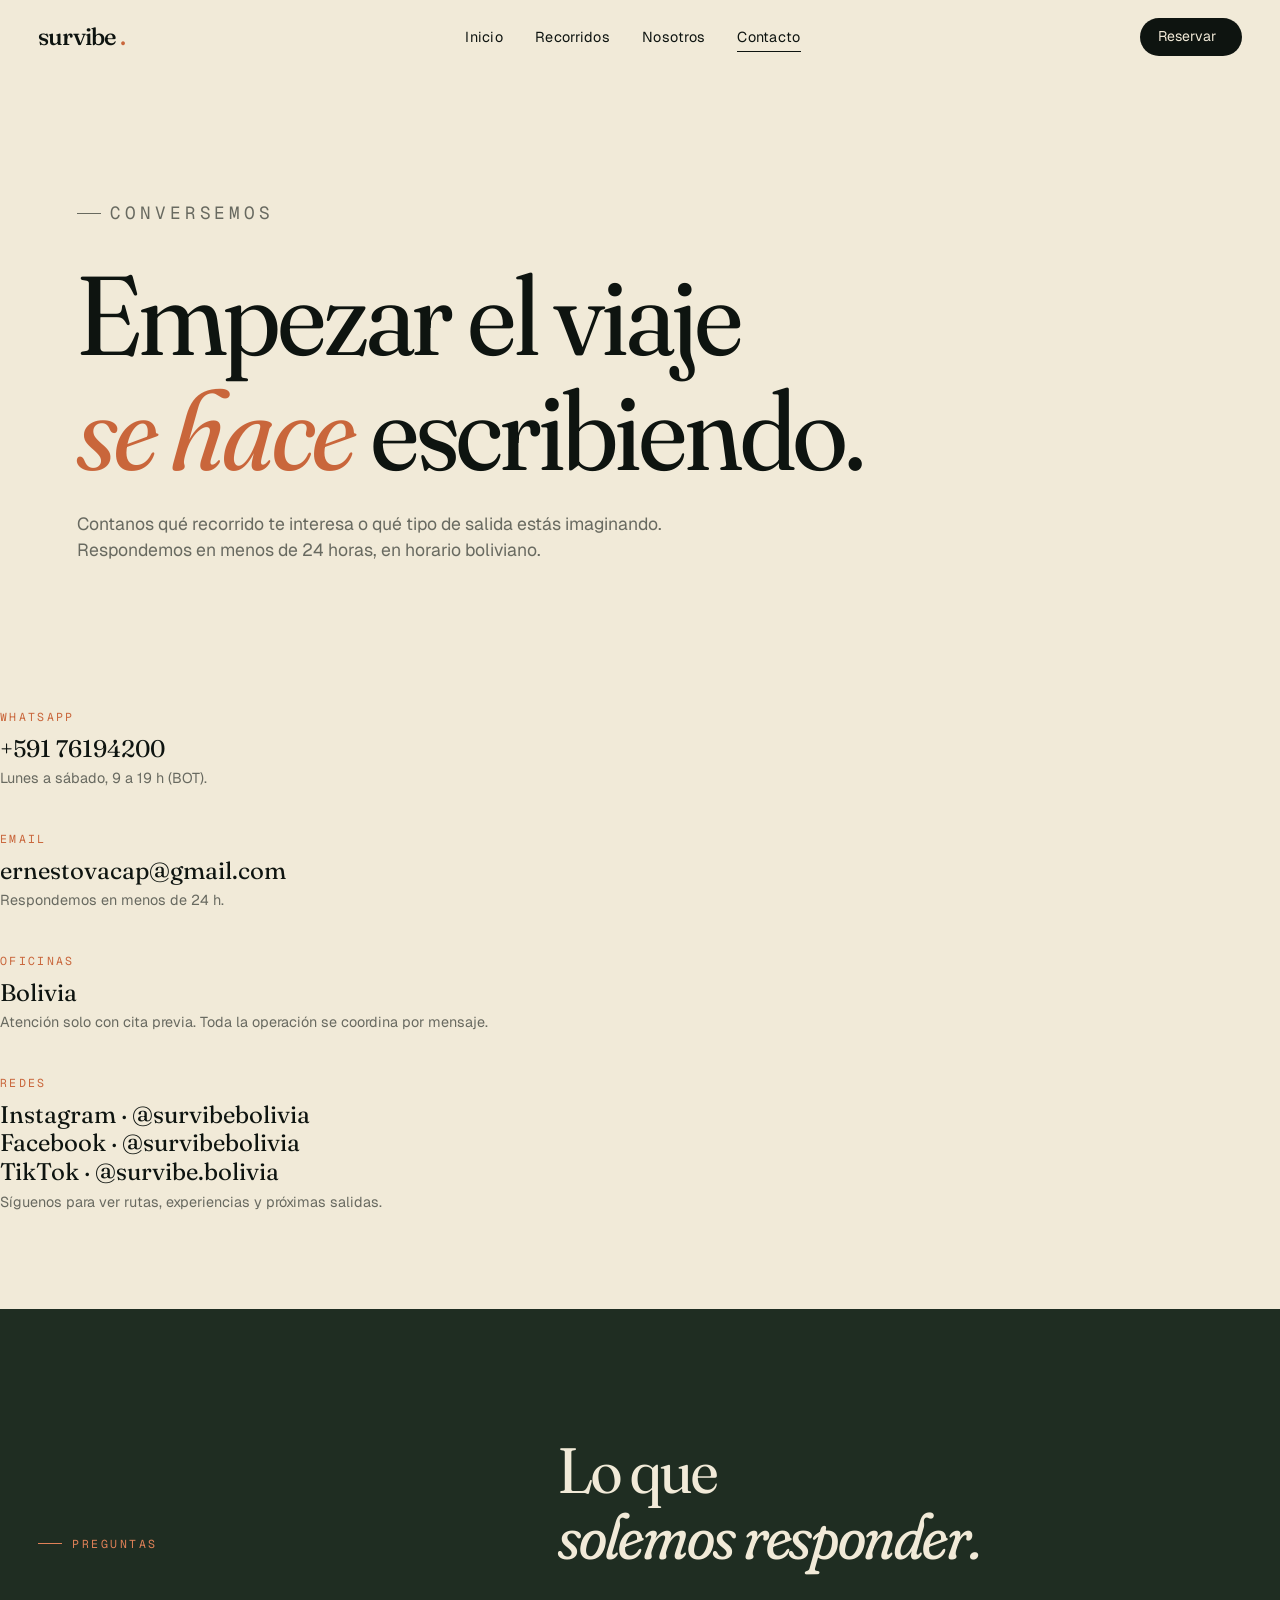
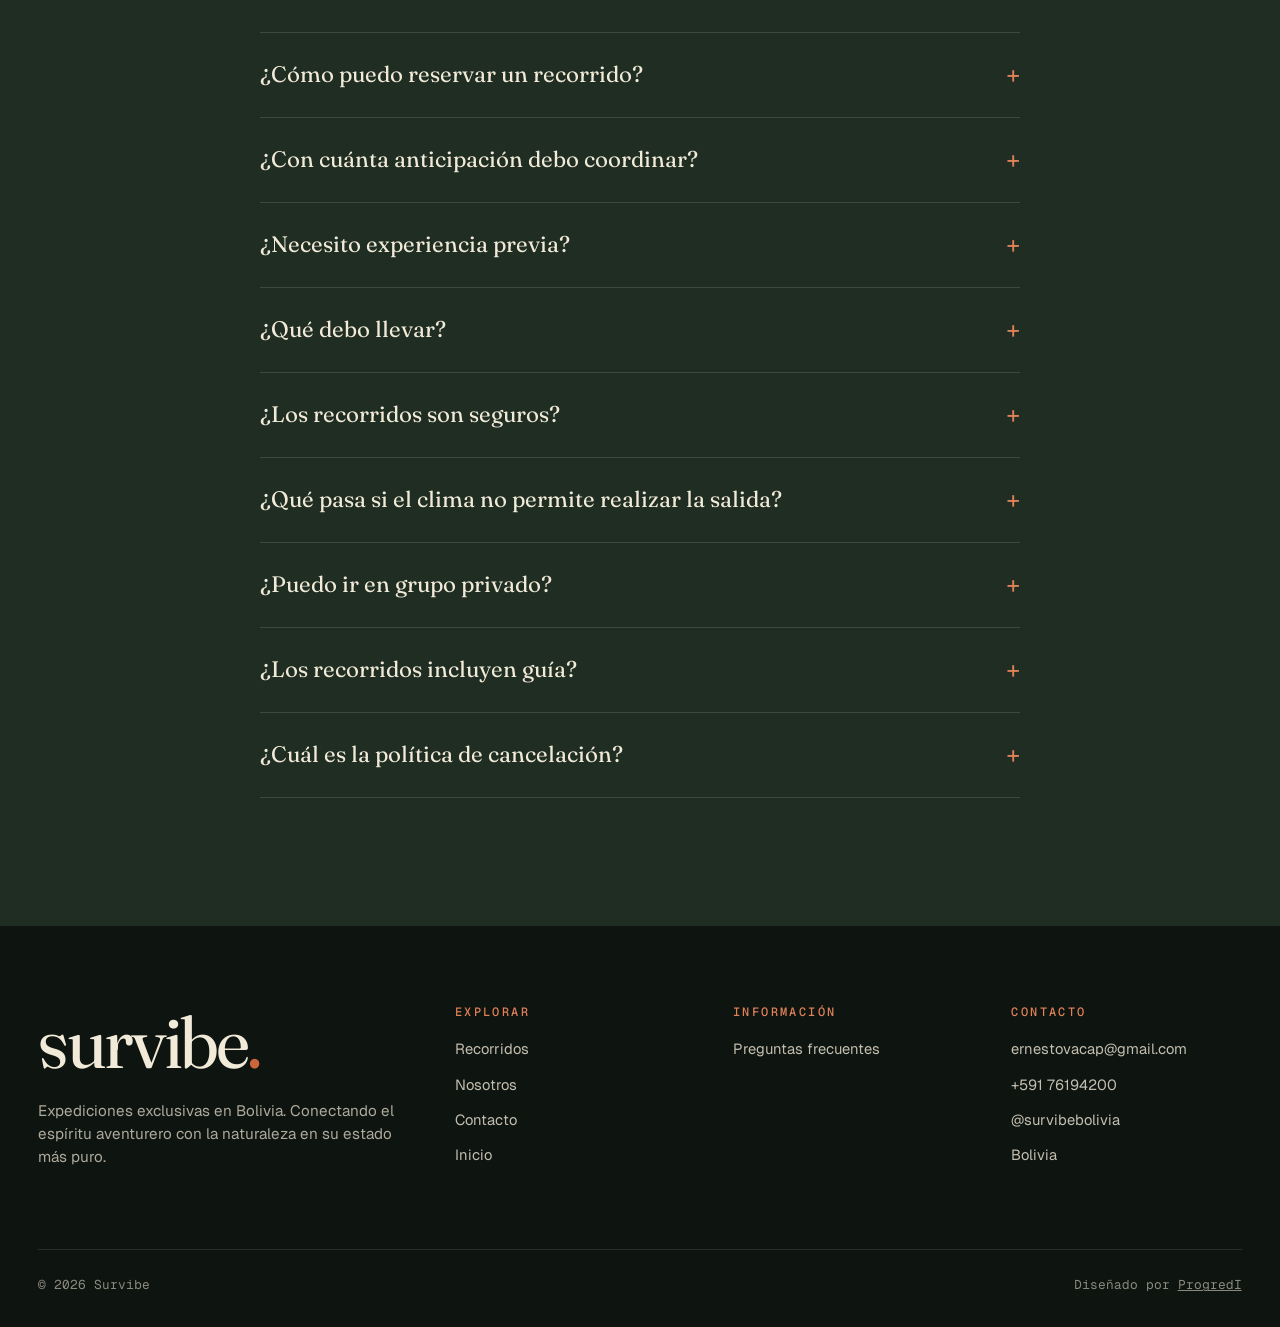
<file: contacto.html>
<!DOCTYPE html>
<html lang="es">
<head>
  <meta charset="UTF-8" />
  <meta name="viewport" content="width=device-width, initial-scale=1.0" />
  <title>Contacto — survibe</title>
  <meta name="description" content="Reservá tu lugar o conversemos sobre una expedición a medida en Bolivia." />

  <link rel="preconnect" href="https://fonts.googleapis.com">
  <link rel="preconnect" href="https://fonts.gstatic.com" crossorigin>
  <link href="https://fonts.googleapis.com/css2?family=Fraunces:ital,opsz,wght,SOFT@0,9..144,300..600,0..100;1,9..144,300..600,0..100&family=Geist:wght@300;400;500;600&family=Geist+Mono:wght@400;500&display=swap" rel="stylesheet">

  <link rel="stylesheet" href="styles.css" />
</head>
<body>

  <nav class="nav">
    <a href="index.html" class="brand">survibe<span class="brand-dot">.</span></a>
    <ul class="nav-links">
      <li><a href="index.html">Inicio</a></li>
      <li><a href="expediciones.html">Recorridos</a></li>
      <li><a href="nosotros.html">Nosotros</a></li>
      <li><a href="contacto.html" class="active">Contacto</a></li>
    </ul>
    <a href="contacto.html" class="nav-cta">Reservar
      <svg class="arrow" viewBox="0 0 24 24" fill="none" stroke="currentColor" stroke-width="1.5"><path d="M5 12h14M13 6l6 6-6 6"/></svg>
    </a>
    <button class="nav-toggle" aria-label="Menú"><span></span><span></span></button>
  </nav>

  <header class="contact-hero">
    <div class="container">
      <p class="eyebrow fade-up">Conversemos</p>
      <h1 class="fade-up delay-1" style="margin-top:1rem;">
        Empezar el viaje<br/>
        <span class="it">se hace</span> escribiendo.
      </h1>
      <p class="fade-up delay-2">
        Contanos qué recorrido te interesa o qué tipo de salida estás imaginando. Respondemos en menos de 24 horas, en horario boliviano.
      </p>
    </div>
  </header>

  <section>
    <div class="container contact-grid">

      <!-- Info -->
      <div class="contact-info reveal">

        <div class="contact-info-item">
          <div class="ckey">WhatsApp</div>
          <div class="cval">
            <a href="https://wa.me/59176194200" target="_blank" rel="noopener">
              +591 76194200
            </a>
          </div>
          <small>Lunes a sábado, 9 a 19 h (BOT).</small>
        </div>

        <div class="contact-info-item">
          <div class="ckey">Email</div>
          <div class="cval">
            <a href="mailto:ernestovacap@gmail.com">
              ernestovacap@gmail.com
            </a>
          </div>
          <small>Respondemos en menos de 24 h.</small>
        </div>

        <div class="contact-info-item">
          <div class="ckey">Oficinas</div>
          <div class="cval">Bolivia</div>
          <small>Atención solo con cita previa. Toda la operación se coordina por mensaje.</small>
        </div>

        <div class="contact-info-item">
          <div class="ckey">Redes</div>

          <div class="cval">
            <a href="https://www.instagram.com/survibebolivia" target="_blank" rel="noopener">
              Instagram · @survibebolivia
            </a>
          </div>

          <div class="cval">
            <a href="https://www.facebook.com/survibebolivia" target="_blank" rel="noopener">
              Facebook · @survibebolivia
            </a>
          </div>

          <div class="cval">
            <a href="https://www.tiktok.com/@survibe.bolivia" target="_blank" rel="noopener">
              TikTok · @survibe.bolivia
            </a>
          </div>

          <small>Síguenos para ver rutas, experiencias y próximas salidas.</small>
        </div>

      </div>

    </div>
  </section>

  <!-- FAQ -->
  <section id="preguntas" class="section bg-moss">
    <div class="container">
      <div class="section-head reveal">
        <div><p class="eyebrow">Preguntas</p></div>
        <div>
          <h2>Lo que<br/><span class="italic-display" style="font-style:italic;">solemos responder.</span></h2>
        </div>
      </div>

      <div style="max-width: 760px; margin: 0 auto; display: grid; gap: 0;">
        <details class="faq-item reveal">
          <summary>¿Cómo puedo reservar un recorrido?</summary>
          <p>Podés reservar o consultar disponibilidad enviándonos un mensaje. Te orientamos según la fecha, el tipo de experiencia que buscás, el tamaño del grupo y el nivel de dificultad más adecuado.</p>
        </details>

        <details class="faq-item reveal">
          <summary>¿Con cuánta anticipación debo coordinar?</summary>
          <p>Recomendamos coordinar con algunos días de anticipación para organizar mejor la salida, confirmar disponibilidad y preparar todos los detalles del recorrido.</p>
        </details>

        <details class="faq-item reveal">
          <summary>¿Necesito experiencia previa?</summary>
          <p>No siempre. Algunos recorridos son ideales para personas que buscan una experiencia tranquila, mientras que otros requieren mejor condición física o experiencia caminando en montaña. Te ayudamos a elegir la opción más adecuada.</p>
        </details>

        <details class="faq-item reveal">
          <summary>¿Qué debo llevar?</summary>
          <p>Se recomienda llevar ropa cómoda, calzado adecuados, agua, protección solar, gorra, abrigo ligero y una mochila pequeña. Antes de cada salida te compartimos una lista sugerida según el recorrido.</p>
        </details>

        <details class="faq-item reveal">
          <summary>¿Los recorridos son seguros?</summary>
          <p>Sí. Cada salida se planifica considerando el clima, la distancia, el terreno, el ritmo del grupo y los puntos de apoyo. Nuestro objetivo es que vivas una experiencia segura, ordenada y disfrutable.</p>
        </details>

        <details class="faq-item reveal">
          <summary>¿Qué pasa si el clima no permite realizar la salida?</summary>
          <p>Si las condiciones climáticas no son adecuadas, priorizamos la seguridad del grupo. En ese caso, la salida puede reprogramarse o ajustarse según la situación.</p>
        </details>

        <details class="faq-item reveal">
          <summary>¿Puedo ir en grupo privado?</summary>
          <p>Sí. Organizamos salidas para grupos cerrados, familias, empresas o experiencias privadas. Podemos adaptar el recorrido, el ritmo y la propuesta según las necesidades del grupo.</p>
        </details>

        <details class="faq-item reveal">
          <summary>¿Los recorridos incluyen guía?</summary>
          <p>Sí. Las experiencias son acompañadas por guías o responsables de ruta, quienes orientan al grupo durante el recorrido y ayudan a mantener una experiencia segura y bien organizada.</p>
        </details>

        <details class="faq-item reveal">
          <summary>¿Cuál es la política de cancelación?</summary>
          <p>Las condiciones de cancelación pueden variar según el tipo de recorrido, la fecha y la organización logística. Al momento de reservar te informamos claramente las condiciones aplicables.</p>
        </details>
      </div>

      <style>
        .faq-item {
          border-bottom: 1px solid rgba(241,234,216,.15);
          padding: 1.5rem 0;
          color: rgba(241,234,216,.85);
        }
        .faq-item:first-of-type { border-top: 1px solid rgba(241,234,216,.15); }
        .faq-item summary {
          cursor: pointer;
          list-style: none;
          font-family: var(--font-display);
          font-size: 1.4rem;
          color: var(--sand);
          display: flex; justify-content: space-between; align-items: center;
          gap: 1rem;
          transition: color .3s;
        }
        .faq-item summary::-webkit-details-marker { display: none; }
        .faq-item summary::after {
          content: "+";
          font-family: var(--font-mono);
          font-size: 1.5rem;
          color: var(--clay-2);
          transition: transform .3s;
        }
        .faq-item[open] summary::after { content: "−"; }
        .faq-item summary:hover { color: var(--clay-2); }
        .faq-item p {
          margin-top: 1rem;
          padding-right: 2.5rem;
          color: rgba(241,234,216,.7);
          font-size: 1rem;
        }
      </style>
    </div>
  </section>

  <footer class="footer">
    <div class="footer-grid">
      <div>
        <div class="footer-mark">survibe<span class="dot">.</span></div>
        <p class="footer-tag">Expediciones exclusivas en Bolivia. Conectando el espíritu aventurero con la naturaleza en su estado más puro.</p>
      </div>
      <div>
        <h4>Explorar</h4>
        <ul>
          <li><a href="expediciones.html">Recorridos</a></li>
          <li><a href="nosotros.html">Nosotros</a></li>
          <li><a href="contacto.html">Contacto</a></li>
          <li><a href="index.html">Inicio</a></li>
        </ul>
      </div>
      <div>
        <h4>Información</h4>
        <ul>
          <li><a href="contacto.html#preguntas">Preguntas frecuentes</a></li>

        </ul>
      </div>
      <div>
        <h4>Contacto</h4>
        <ul>
          <li><a>ernestovacap@gmail.com</a></li>
          <li><a>+591 76194200</a></li>
          <li><a>@survibebolivia</a></li>
          <li><a>Bolivia</a></li>
        </ul>
      </div>
    </div>
    <div class="footer-bottom">
      <span>© 2026 Survibe</span>
      <span>Diseñado por <a href="https://progredi.lopezbertram.workers.dev/" target="_blank" rel="noopener noreferrer" style="text-decoration: underline; color: inherit;">ProgredI</a></span>
    </div>
  </footer>

  <script src="app.js"></script>
</body>
</html>
</file>
<file: styles.css>
/* ==========================================================================
   SURVIBE — Sistema de diseño
   Aventura · Diversión · Paz
   ========================================================================== */

:root {
  /* Paleta */
  --moss:     #1f2d22;   /* Verde bosque profundo */
  --moss-2:   #2c3e2f;   /* Verde bosque medio */
  --clay:     #c9663b;   /* Arcilla / sunset (acento principal) */
  --clay-2:   #e08158;   /* Clay luminoso */
  --sand:     #f1ead8;   /* Arena cálida (fondo claro) */
  --sand-2:   #e7dfc9;   /* Arena profunda */
  --mist:     #cfd5c8;   /* Bruma / sage suave */
  --ink:      #0e1410;   /* Tinta */
  --ink-soft: rgba(14, 20, 16, 0.6);
  --ink-line: rgba(14, 20, 16, 0.12);
  --white:    #ffffff;

  /* Tipografía */
  --font-display: "Fraunces", "Times New Roman", serif;
  --font-body:    "Geist", "Inter", -apple-system, BlinkMacSystemFont, sans-serif;
  --font-mono:    "Geist Mono", ui-monospace, monospace;

  /* Espaciado */
  --container: 1280px;
  --gutter: clamp(1.5rem, 3vw, 2.5rem);
}

/* ---- Reset esencial ---- */
*, *::before, *::after { box-sizing: border-box; }
html { scroll-behavior: smooth; -webkit-text-size-adjust: 100%; }
body {
  margin: 0;
  font-family: var(--font-body);
  font-weight: 400;
  background: var(--sand);
  color: var(--ink);
  -webkit-font-smoothing: antialiased;
  text-rendering: optimizeLegibility;
  line-height: 1.5;
}
img, svg, video { display: block; max-width: 100%; height: auto; }
a { color: inherit; text-decoration: none; }
button { font: inherit; cursor: pointer; border: 0; background: none; color: inherit; }

::selection { background: var(--clay); color: var(--white); }

/* Scrollbar */
::-webkit-scrollbar { width: 10px; height: 10px; }
::-webkit-scrollbar-track { background: var(--sand-2); }
::-webkit-scrollbar-thumb { background: var(--moss); border-radius: 8px; border: 2px solid var(--sand-2); }
::-webkit-scrollbar-thumb:hover { background: var(--clay); }

/* ---- Utilidades ---- */
.container { max-width: var(--container); margin: 0 auto; padding: 0 var(--gutter); }
.container-narrow { max-width: 880px; margin: 0 auto; padding: 0 var(--gutter); }
.container-wide  { max-width: 1480px; margin: 0 auto; padding: 0 var(--gutter); }

.eyebrow {
  font-family: var(--font-mono);
  font-size: 0.72rem;
  letter-spacing: 0.22em;
  text-transform: uppercase;
  color: var(--clay);
  display: inline-flex;
  align-items: center;
  gap: 0.6rem;
}
.eyebrow::before {
  content: "";
  width: 24px;
  height: 1px;
  background: currentColor;
  display: inline-block;
}

h1, h2, h3, h4 {
  font-family: var(--font-display);
  font-weight: 400;
  font-variation-settings: "opsz" 144, "SOFT" 50;
  line-height: 1.02;
  letter-spacing: -0.02em;
  margin: 0;
  color: var(--ink);
}
h1 { font-size: clamp(3rem, 8vw, 6.5rem); }
h2 { font-size: clamp(2.25rem, 5vw, 4rem); }
h3 { font-size: clamp(1.4rem, 2.4vw, 2rem); }

.italic-display { font-style: italic; font-variation-settings: "opsz" 144, "SOFT" 100; }

p { margin: 0 0 1rem; }

/* ---- Botones ---- */
.btn {
  display: inline-flex;
  align-items: center;
  gap: 0.85rem;
  padding: 0.95rem 1.6rem;
  border-radius: 999px;
  font-family: var(--font-body);
  font-size: 0.92rem;
  font-weight: 500;
  letter-spacing: 0.01em;
  transition: transform .35s cubic-bezier(.16,1,.3,1), background .3s, color .3s, border-color .3s;
  border: 1px solid transparent;
}
.btn-primary { background: var(--ink); color: var(--sand); }
.btn-primary:hover { background: var(--clay); transform: translateY(-2px); }
.btn-ghost { background: transparent; color: var(--ink); border-color: var(--ink-line); }
.btn-ghost:hover { border-color: var(--ink); transform: translateY(-2px); }
.btn-light { background: var(--sand); color: var(--ink); }
.btn-light:hover { background: var(--clay); color: var(--sand); transform: translateY(-2px); }
.btn .arrow {
  width: 18px; height: 18px;
  transition: transform .35s cubic-bezier(.16,1,.3,1);
}
.btn:hover .arrow { transform: translateX(4px); }

/* ---- NAV ---- */
.nav {
  position: fixed; inset: 0 0 auto 0;
  z-index: 1000;
  padding: 1.1rem var(--gutter);
  display: flex;
  align-items: center;
  justify-content: space-between;
  transition: padding .35s ease;
}
/* Backdrop en pseudo-elemento: así .nav no crea un containing block
   para los descendientes con position:fixed (p.ej. .nav-links en móvil) */
.nav::before {
  content: "";
  position: absolute;
  inset: 0;
  z-index: -1;
  background: transparent;
  border-bottom: 1px solid transparent;
  transition: background .35s ease, backdrop-filter .35s ease, border-bottom-color .35s ease;
  pointer-events: none;
}
.nav.is-scrolled::before {
  background: rgba(241, 234, 216, 0.78);
  backdrop-filter: saturate(140%) blur(18px);
  -webkit-backdrop-filter: saturate(140%) blur(18px);
  border-bottom-color: var(--ink-line);
}
.nav.is-scrolled {
  padding-top: .7rem; padding-bottom: .7rem;
}
.nav.is-dark { color: var(--sand); }
.nav.is-dark.is-scrolled { color: var(--ink); }

.brand {
  font-family: var(--font-display);
  font-weight: 500;
  font-size: 1.5rem;
  letter-spacing: -0.04em;
  display: inline-flex; align-items: baseline; gap: .3rem;
}
.brand-dot { color: var(--clay); }

.nav-links {
  display: flex; gap: 2rem;
  list-style: none; margin: 0; padding: 0;
}
.nav-links a {
  font-size: 0.9rem;
  letter-spacing: 0.02em;
  position: relative;
  padding: .25rem 0;
}
.nav-links a::after {
  content: ""; position: absolute; left: 0; bottom: -2px;
  width: 0; height: 1px; background: currentColor;
  transition: width .4s cubic-bezier(.16,1,.3,1);
}
.nav-links a:hover::after,
.nav-links a.active::after { width: 100%; }

.nav-cta {
  display: inline-flex; align-items: center; gap: .5rem;
  font-size: .88rem;
  padding: .55rem 1.1rem;
  border-radius: 999px;
  background: var(--ink);
  color: var(--sand);
  transition: background .3s ease;
}
.nav-cta:hover { background: var(--clay); }
.nav.is-dark .nav-cta { background: var(--sand); color: var(--ink); }
.nav.is-dark .nav-cta:hover { background: var(--clay); color: var(--sand); }

.nav-toggle {
  display: none;
  width: 28px; height: 28px;
  position: relative;
}
.nav-toggle span {
  position: absolute; left: 0; right: 0;
  height: 1.5px; background: currentColor;
  transition: transform .3s, top .3s, opacity .3s;
}
.nav-toggle span:nth-child(1) { top: 9px; }
.nav-toggle span:nth-child(2) { top: 18px; }
.nav-open .nav-toggle span:nth-child(1) { top: 13px; transform: rotate(45deg); }
.nav-open .nav-toggle span:nth-child(2) { top: 13px; transform: rotate(-45deg); }

@media (max-width: 860px) {
  .nav-toggle { display: block; position: relative; z-index: 2; }
  .nav-links {
    position: fixed; inset: 0;
    z-index: 1;
    background: var(--sand);
    color: var(--ink);
    flex-direction: column;
    align-items: center; justify-content: center;
    gap: 2rem;
    transform: translateY(-100%);
    transition: transform .5s cubic-bezier(.7,0,.3,1);
    padding-top: 4rem;
  }
  .nav-links a { font-family: var(--font-display); font-size: 2rem; }
  .nav-open .nav-links { transform: translateY(0); }
  .nav-cta { display: none; }
}

/* ---- Footer ---- */
.footer {
  background: var(--ink);
  color: var(--sand);
  padding: 5rem var(--gutter) 2rem;
}
.footer-grid {
  max-width: var(--container);
  margin: 0 auto;
  display: grid;
  grid-template-columns: 1.6fr 1fr 1fr 1fr;
  gap: 3rem;
  padding-bottom: 4rem;
  border-bottom: 1px solid rgba(241, 234, 216, 0.12);
}
.footer h4 {
  font-family: var(--font-mono);
  font-size: .75rem;
  letter-spacing: .2em;
  text-transform: uppercase;
  color: var(--clay-2);
  margin-bottom: 1.2rem;
  font-weight: 500;
}
.footer ul { list-style: none; padding: 0; margin: 0; display: grid; gap: .7rem; }
.footer ul a { font-size: .92rem; opacity: .8; transition: opacity .3s, color .3s; }
.footer ul a:hover { opacity: 1; color: var(--clay-2); }
.footer-mark {
  font-family: var(--font-display);
  font-size: clamp(2.5rem, 6vw, 4.5rem);
  line-height: 1;
  margin-bottom: 1.4rem;
  letter-spacing: -.04em;
}
.footer-mark .dot { color: var(--clay); }
.footer-tag { opacity: .7; max-width: 36ch; font-size: .95rem; }
.footer-bottom {
  max-width: var(--container);
  margin: 1.6rem auto 0;
  display: flex; flex-wrap: wrap;
  justify-content: space-between; gap: 1rem;
  font-size: .8rem; opacity: .55;
  font-family: var(--font-mono);
}
@media (max-width: 760px) {
  .footer-grid { grid-template-columns: 1fr 1fr; }
}

/* ---- Animaciones ---- */
@keyframes slowZoom {
  0%   { transform: scale(1.02); }
  100% { transform: scale(1.12); }
}
.zoom-slow { animation: slowZoom 24s ease-in-out infinite alternate; }

@keyframes fadeUp {
  from { opacity: 0; transform: translateY(34px); }
  to   { opacity: 1; transform: translateY(0); }
}
.fade-up { animation: fadeUp 1.1s cubic-bezier(.16,1,.3,1) both; }
.delay-1 { animation-delay: .15s; }
.delay-2 { animation-delay: .3s; }
.delay-3 { animation-delay: .45s; }
.delay-4 { animation-delay: .6s; }

.reveal {
  opacity: 0;
  transform: translateY(36px);
  transition: opacity 1.1s cubic-bezier(.16,1,.3,1), transform 1.1s cubic-bezier(.16,1,.3,1);
}
.reveal.is-in { opacity: 1; transform: none; }

/* Marquee */
@keyframes marquee {
  0%   { transform: translateX(0); }
  100% { transform: translateX(-50%); }
}
.marquee {
  display: flex;
  gap: 3rem;
  width: max-content;
  animation: marquee 38s linear infinite;
}
.marquee-wrap {
  overflow: hidden;
  border-block: 1px solid var(--ink-line);
  padding: 1.4rem 0;
}
.marquee-item {
  font-family: var(--font-display);
  font-style: italic;
  font-size: clamp(1.5rem, 3vw, 2.5rem);
  display: inline-flex; align-items: center; gap: 3rem;
  white-space: nowrap;
}
.marquee-item .star { color: var(--clay); }

/* ===========================================================================
   HERO (Landing)
   =========================================================================== */
.hero {
  position: relative;
  min-height: 100vh;
  display: flex; flex-direction: column;
  justify-content: flex-end;
  overflow: hidden;
  color: var(--sand);
  padding: 7rem var(--gutter) 2.5rem;
}
.hero-bg {
  position: absolute; inset: 0;
  background: var(--moss);
  overflow: hidden;
}
.hero-bg img {
  width: 100%; height: 100%; object-fit: cover;
}
.hero-bg::after {
  content: ""; position: absolute; inset: 0;
  background:
    linear-gradient(180deg, rgba(14,20,16,.35) 0%, rgba(14,20,16,0) 35%, rgba(14,20,16,.85) 100%),
    linear-gradient(180deg, rgba(14,20,16,.45) 0%, rgba(14,20,16,0) 50%);
}
.hero-inner {
  position: relative; z-index: 2;
  max-width: var(--container);
  margin: 0 auto;
  width: 100%;
  display: grid;
  grid-template-columns: 1fr auto;
  align-items: end;
  gap: 3rem;
}
.hero h1 {
  color: var(--sand);
  font-size: clamp(3.5rem, 11vw, 9rem);
  line-height: .95;
  font-weight: 300;
}
.hero h1 .it { font-style: italic; color: var(--clay-2); font-weight: 400; }
.hero-meta {
  text-align: right;
  font-family: var(--font-mono);
  font-size: .8rem;
  letter-spacing: .15em;
  text-transform: uppercase;
  opacity: .85;
  display: grid; gap: .5rem;
  min-width: 180px;
}
.hero-meta .num { font-family: var(--font-display); font-size: 2rem; letter-spacing: -.03em; text-transform: none; opacity: 1; }

.hero-tag {
  font-size: .85rem;
  letter-spacing: .2em;
  text-transform: uppercase;
  font-family: var(--font-mono);
  opacity: .85;
  margin-bottom: 1rem;
  display: inline-flex; gap: .8rem; align-items: center;
}
.hero-tag .pulse {
  width: 8px; height: 8px; border-radius: 50%;
  background: var(--clay-2);
  box-shadow: 0 0 0 0 rgba(224, 129, 88, .8);
  animation: pulse 2s infinite;
}
@keyframes pulse {
  0%   { box-shadow: 0 0 0 0 rgba(224, 129, 88, .7); }
  70%  { box-shadow: 0 0 0 14px rgba(224, 129, 88, 0); }
  100% { box-shadow: 0 0 0 0 rgba(224, 129, 88, 0); }
}

.hero-scroll {
  position: absolute;
  bottom: 1.5rem; left: 50%;
  transform: translateX(-50%);
  font-family: var(--font-mono);
  font-size: .7rem; letter-spacing: .25em;
  text-transform: uppercase;
  opacity: .7;
  z-index: 2;
  display: flex; flex-direction: column; align-items: center; gap: .6rem;
}
.hero-scroll .line {
  width: 1px; height: 36px; background: currentColor;
  transform-origin: top;
  animation: scrollLine 2.4s ease-in-out infinite;
}
@keyframes scrollLine {
  0%, 100% { transform: scaleY(0); }
  50%      { transform: scaleY(1); }
}

/* Hero stats strip */
.hero-stats {
  position: relative; z-index: 2;
  margin-top: 3rem;
  display: grid;
  grid-template-columns: repeat(4, 1fr);
  border-top: 1px solid rgba(241, 234, 216, .25);
  padding-top: 1.4rem;
}
.hero-stats > div {
  padding: .2rem 1.2rem;
  border-right: 1px solid rgba(241, 234, 216, .15);
}
.hero-stats > div:last-child { border-right: 0; }
.hero-stats .num {
  font-family: var(--font-display);
  font-size: 1.8rem; line-height: 1;
}
.hero-stats .label {
  font-family: var(--font-mono);
  font-size: .65rem; letter-spacing: .2em;
  text-transform: uppercase;
  opacity: .65;
  margin-top: .5rem;
}

@media (max-width: 760px) {
  .hero-inner { grid-template-columns: 1fr; }
  .hero-meta { text-align: left; }
  .hero-stats { grid-template-columns: repeat(2, 1fr); gap: 1rem 0; }
  .hero-stats > div:nth-child(2) { border-right: 0; }
}

/* ===========================================================================
   SECCIONES base
   =========================================================================== */
section { position: relative; }
.section { padding: clamp(5rem, 10vw, 9rem) 0; }
.section-tight { padding: clamp(3rem, 6vw, 5rem) 0; }

.section-head {
  display: grid;
  grid-template-columns: 1fr 1.5fr;
  gap: 4rem;
  align-items: end;
  margin-bottom: 4rem;
}
.section-head .lede { color: var(--ink-soft); font-size: 1.05rem; max-width: 52ch; }
@media (max-width: 760px) {
  .section-head { grid-template-columns: 1fr; gap: 1.5rem; margin-bottom: 2.5rem; }
}

.bg-moss { background: var(--moss); color: var(--sand); }
.bg-moss h1, .bg-moss h2, .bg-moss h3 { color: var(--sand); }
.bg-moss .lede { color: rgba(241, 234, 216, .7); }
.bg-moss .eyebrow { color: var(--clay-2); }
.bg-ink  { background: var(--ink); color: var(--sand); }
.bg-ink h1, .bg-ink h2, .bg-ink h3 { color: var(--sand); }
.bg-ink .lede { color: rgba(241, 234, 216, .65); }
.bg-ink .eyebrow { color: var(--clay-2); }

/* ===========================================================================
   FILOSOFÍA (3 pilares)
   =========================================================================== */
.pillars {
  display: grid;
  grid-template-columns: repeat(3, 1fr);
  gap: 1px;
  background: var(--ink-line);
  border-block: 1px solid var(--ink-line);
}
.pillar {
  background: var(--sand);
  padding: 3rem 2rem;
  display: grid;
  gap: 1.4rem;
  transition: background .4s ease;
}
.pillar:hover { background: var(--sand-2); }
.pillar-num {
  font-family: var(--font-mono);
  font-size: .75rem;
  letter-spacing: .2em;
  color: var(--clay);
}
.pillar h3 {
  font-size: 2.4rem;
  font-style: italic;
  font-variation-settings: "opsz" 144, "SOFT" 100;
}
.pillar p { color: var(--ink-soft); font-size: .98rem; max-width: 36ch; }
@media (max-width: 760px) {
  .pillars { grid-template-columns: 1fr; }
}

/* ===========================================================================
   EXPEDICIONES — Cards
   =========================================================================== */
.expedition-grid {
  display: grid;
  grid-template-columns: repeat(2, 1fr);
  gap: 4rem 3rem;
}
@media (max-width: 760px) {
  .expedition-grid { grid-template-columns: 1fr; gap: 3rem; }
}

.exp-card {
  display: block;
  position: relative;
  isolation: isolate;
}
.exp-card-img {
  position: relative;
  overflow: hidden;
  border-radius: 4px;
  aspect-ratio: 4 / 5;
  margin-bottom: 1.6rem;
  background: var(--moss);
}
.exp-card-img img {
  width: 100%; height: 100%; object-fit: cover;
  transition: transform 1.2s cubic-bezier(.16,1,.3,1);
}
.exp-card:hover .exp-card-img img { transform: scale(1.05); }

.exp-card-tag {
  position: absolute;
  top: 1rem; left: 1rem;
  font-family: var(--font-mono);
  font-size: .7rem; letter-spacing: .15em;
  text-transform: uppercase;
  background: var(--sand);
  color: var(--ink);
  padding: .45rem .8rem;
  border-radius: 999px;
  z-index: 2;
}
.exp-card-tag.diff-easy { background: #b8c9a4; }
.exp-card-tag.diff-mid  { background: var(--clay-2); color: var(--sand); }
.exp-card-tag.diff-hard { background: var(--ink); color: var(--sand); }

.exp-card-num {
  position: absolute;
  top: 1rem; right: 1.2rem;
  font-family: var(--font-mono);
  color: var(--sand);
  font-size: .75rem;
  letter-spacing: .15em;
  z-index: 2;
  mix-blend-mode: difference;
  opacity: .9;
}

.exp-card-meta {
  display: flex; justify-content: space-between;
  font-family: var(--font-mono);
  font-size: .72rem; letter-spacing: .15em;
  text-transform: uppercase;
  color: var(--ink-soft);
  margin-bottom: .9rem;
}
.exp-card h3 {
  font-size: clamp(1.6rem, 2.6vw, 2.2rem);
  margin-bottom: .8rem;
  transition: color .3s ease;
}
.exp-card:hover h3 { color: var(--clay); }
.exp-card p {
  color: var(--ink-soft);
  font-size: .95rem;
  max-width: 50ch;
  margin: 0;
}
.exp-card-foot {
  margin-top: 1.2rem;
  display: flex; justify-content: space-between; align-items: center;
  border-top: 1px solid var(--ink-line);
  padding-top: 1rem;
  font-family: var(--font-mono);
  font-size: .78rem;
  letter-spacing: .12em;
  text-transform: uppercase;
}
.exp-card-foot .price { color: var(--ink); font-weight: 500; }

/* Variant: card alternado offset */
.exp-card.offset { transform: translateY(0); }
@media (min-width: 761px) {
  .exp-card.offset { transform: translateY(5rem); }
}

/* ===========================================================================
   GALERÍA
   =========================================================================== */
.gallery {
  display: grid;
  grid-template-columns: repeat(12, 1fr);
  gap: 1.2rem;
}
.gallery-item { overflow: hidden; border-radius: 4px; background: var(--moss); }
.gallery-item img {
  width: 100%; height: 100%; object-fit: cover;
  transition: transform 1s cubic-bezier(.16,1,.3,1);
}
.gallery-item:hover img { transform: scale(1.06); }
.g1 { grid-column: span 5; aspect-ratio: 4/5; }
.g2 { grid-column: span 7; aspect-ratio: 7/5; }
.g3 { grid-column: span 7; aspect-ratio: 7/5; }
.g4 { grid-column: span 5; aspect-ratio: 4/5; }
@media (max-width: 760px) {
  .g1, .g2, .g3, .g4 { grid-column: span 12; aspect-ratio: 4/3; }
}

/* ===========================================================================
   CTA grande
   =========================================================================== */
.big-cta {
  position: relative;
  background: var(--moss);
  color: var(--sand);
  padding: clamp(5rem, 10vw, 8rem) var(--gutter);
  overflow: hidden;
  text-align: center;
}
.big-cta::before {
  content: ""; position: absolute; inset: 0;
  background-image: radial-gradient(rgba(241,234,216,.08) 1px, transparent 1px);
  background-size: 24px 24px;
  opacity: .6;
}
.big-cta-inner { position: relative; max-width: 900px; margin: 0 auto; }
.big-cta h2 {
  font-size: clamp(2.5rem, 7vw, 5.5rem);
  font-style: italic;
  font-variation-settings: "opsz" 144, "SOFT" 100;
  margin-bottom: 1.5rem;
  color: var(--sand);
}
.big-cta p { color: rgba(241,234,216,.7); font-size: 1.1rem; margin-bottom: 2.5rem; }

/* ===========================================================================
   PÁGINA DE EXPEDICIÓN — Detalle
   =========================================================================== */

/* Hero del detalle */
.exp-hero {
  position: relative;
  height: 100vh;
  overflow: hidden;
  display: flex; align-items: flex-end;
  color: var(--sand);
  padding: 7rem var(--gutter) 2rem;
}
.exp-hero img {
  position: absolute; inset: 0;
  width: 100%; height: 100%; object-fit: cover;
}
.exp-hero::after {
  content: ""; position: absolute; inset: 0;
  background: linear-gradient(180deg, rgba(14,20,16,.4) 0%, rgba(14,20,16,0) 35%, rgba(14,20,16,.9) 100%);
}
.exp-hero-inner { position: relative; z-index: 2; width: 100%; max-width: var(--container); margin: 0 auto; }
.exp-hero h1 {
  color: var(--sand);
  font-size: clamp(3rem, 10vw, 8rem);
  font-weight: 300;
}
.exp-hero h1 .it { font-style: italic; color: var(--clay-2); }
.exp-hero-tag {
  font-family: var(--font-mono);
  font-size: .8rem; letter-spacing: .2em;
  text-transform: uppercase;
  margin-bottom: 1rem; opacity: .85;
}

.stat-strip {
  margin-top: 2.5rem;
  border-top: 1px solid rgba(241,234,216,.25);
  padding-top: 1.4rem;
  display: grid; grid-template-columns: repeat(4, 1fr);
}
.stat-strip > div { padding: .2rem 1.2rem; border-right: 1px solid rgba(241,234,216,.15); }
.stat-strip > div:last-child { border-right: 0; }
.stat-strip .num { font-family: var(--font-display); font-size: 1.8rem; line-height: 1; }
.stat-strip .label {
  font-family: var(--font-mono);
  font-size: .65rem; letter-spacing: .2em;
  text-transform: uppercase; opacity: .65;
  margin-top: .5rem;
}
@media (max-width: 760px) {
  .stat-strip { grid-template-columns: repeat(2, 1fr); gap: 1rem 0; }
  .stat-strip > div:nth-child(2) { border-right: 0; }
}

/* Descripción del recorrido */
.route-description-card {
  max-width: 780px;
  margin: 0 auto;
  padding: 2rem;
  border: 1px solid var(--ink-line);
  border-radius: 24px;
  background: rgba(255,255,255,.48);
  box-shadow: 0 18px 60px rgba(14,20,16,.06);
}
.route-description-card p {
  margin: 0;
  color: var(--ink-soft);
  font-size: 1.08rem;
  line-height: 1.85;
  text-align: center;
}

/* Cronología */
.timeline {
  position: relative;
  border-left: 1px solid var(--ink-line);
  margin-left: 1rem;
}
.timeline-item {
  padding: 0 0 3rem 2.5rem;
  position: relative;
}
.timeline-item:last-child { padding-bottom: 0; }
.timeline-item::before {
  content: "";
  position: absolute;
  left: -7px; top: 5px;
  width: 13px; height: 13px;
  border-radius: 50%;
  background: var(--sand);
  border: 2px solid var(--clay);
  transition: background .3s, transform .3s;
}
.timeline-item:hover::before { background: var(--clay); transform: scale(1.15); }
.timeline-item.is-final::before { background: var(--clay); box-shadow: 0 0 0 6px rgba(201, 102, 59, .15); }
.timeline-meta {
  font-family: var(--font-mono);
  font-size: .72rem; letter-spacing: .18em;
  text-transform: uppercase;
  color: var(--clay);
  margin-bottom: .5rem;
}
.timeline-item h3 { font-size: 1.5rem; margin-bottom: .6rem; }
.timeline-item p { color: var(--ink-soft); font-size: .95rem; max-width: 56ch; }

/* Specs / Datos */
.specs { display: grid; gap: 0; }
.spec-row {
  display: grid;
  grid-template-columns: 1fr auto;
  padding: 1.1rem 0;
  border-bottom: 1px solid rgba(241,234,216,.12);
  font-size: .95rem;
}
.spec-row .key { opacity: .55; font-family: var(--font-mono); font-size: .78rem; letter-spacing: .12em; text-transform: uppercase; }
.spec-row .val { font-family: var(--font-display); font-size: 1.05rem; }

/* Mapa */
.map-card {
  height: clamp(360px, 50vh, 560px);
  border-radius: 6px;
  overflow: hidden;
  background: var(--moss);
  position: relative;
  isolation: isolate;
  z-index: 0;
}

/* Chart card */
.chart-card {
  background: var(--sand);
  padding: 2rem;
  border-radius: 6px;
  height: clamp(300px, 42vh, 440px);
  position: relative;
}

/* Gallery 3-col */
.gallery-3 {
  display: grid;
  grid-template-columns: repeat(3, 1fr);
  gap: 1.2rem;
}
.gallery-3 .gallery-item { aspect-ratio: 3/4; }
@media (max-width: 760px) { .gallery-3 { grid-template-columns: 1fr; } .gallery-3 .gallery-item { aspect-ratio: 4/3; } }

/* ===========================================================================
   CATÁLOGO — Filtros & lista
   =========================================================================== */

.catalog-hero {
  padding: 11rem var(--gutter) 4rem;
  background: var(--sand);
  border-bottom: 1px solid var(--ink-line);
}
.catalog-hero h1 { font-size: clamp(3rem, 9vw, 7rem); max-width: 14ch; }
.catalog-hero h1 .it { font-style: italic; color: var(--clay); }
.catalog-hero p { color: var(--ink-soft); max-width: 56ch; margin-top: 2rem; font-size: 1.1rem; }

.filters {
  display: flex; flex-wrap: wrap; gap: .6rem;
  margin: 3rem 0 0;
}
.filter-pill {
  padding: .55rem 1.1rem;
  font-family: var(--font-mono);
  font-size: .75rem; letter-spacing: .12em;
  text-transform: uppercase;
  border-radius: 999px;
  background: transparent;
  border: 1px solid var(--ink-line);
  transition: background .3s, color .3s, border-color .3s;
}
.filter-pill:hover { border-color: var(--ink); }
.filter-pill.is-active { background: var(--ink); color: var(--sand); border-color: var(--ink); }

.catalog-list {
  padding: 5rem 0;
  display: grid;
  gap: 0;
}
.catalog-row {
  display: grid;
  grid-template-columns: 80px 1.4fr 2fr auto;
  align-items: center;
  gap: 2.5rem;
  padding: 2rem 0;
  border-bottom: 1px solid var(--ink-line);
  position: relative;
  transition: padding .4s cubic-bezier(.16,1,.3,1);
}
.catalog-row:hover { padding-left: 1.5rem; }
.catalog-row::after {
  content: "";
  position: absolute; right: 0; top: 50%;
  width: 26px; height: 26px;
  background: url("data:image/svg+xml;utf8,<svg xmlns='http://www.w3.org/2000/svg' viewBox='0 0 24 24' fill='none' stroke='%230e1410' stroke-width='1.5'><path d='M5 12h14M13 6l6 6-6 6'/></svg>") center/contain no-repeat;
  transform: translateY(-50%);
  opacity: 0;
  transition: opacity .3s, transform .4s cubic-bezier(.16,1,.3,1);
}
.catalog-row:hover::after { opacity: 1; transform: translate(8px, -50%); }
.catalog-row .cidx {
  font-family: var(--font-mono);
  font-size: .8rem;
  letter-spacing: .12em;
  color: var(--ink-soft);
}
.catalog-row .cthumb {
  width: 80px; height: 80px;
  border-radius: 4px;
  overflow: hidden;
  background: var(--moss);
}
.catalog-row .cthumb img { width: 100%; height: 100%; object-fit: cover; }
.catalog-row .crow-main {
  display: flex;
  align-items: center;
  gap: 1.5rem;
  min-width: 0;
}
.catalog-row h3 { font-size: 1.7rem; margin-bottom: .25rem; }
.catalog-row .cmeta { font-family: var(--font-mono); font-size: .72rem; letter-spacing: .15em; text-transform: uppercase; color: var(--ink-soft); }
.catalog-row .cinfo { display: flex; gap: 1.5rem; align-items: center; flex-wrap: wrap; font-family: var(--font-mono); font-size: .78rem; letter-spacing: .1em; color: var(--ink-soft); text-transform: uppercase; }
.catalog-row .cinfo strong { color: var(--ink); font-weight: 500; }
.catalog-row .cprice { font-family: var(--font-display); font-size: 1.8rem; padding-right: 2.5rem; }

@media (max-width: 860px) {
  .catalog-row {
    grid-template-columns: 1fr;
    gap: 1rem;
    padding: 1.8rem 0;
  }
  .catalog-row:hover { padding-left: 0; }
  .catalog-row::after { display: none; }
  .catalog-row .cidx { display: none; }

  /* En móvil la fila se vuelve una tarjeta: imagen grande arriba,
     luego título y subtítulo, luego info y precio. */
  .catalog-row .crow-main {
    flex-direction: column;
    align-items: stretch;
    gap: .9rem;
  }
  .catalog-row .cthumb {
    width: 100%;
    height: auto;
    aspect-ratio: 16 / 10;
    border-radius: 6px;
  }
  .catalog-row h3 {
    font-size: 1.55rem;
    line-height: 1.15;
    margin-bottom: .25rem;
  }
  .catalog-row .cmeta { font-size: .7rem; }
  .catalog-row .cprice,
  .catalog-row .cinfo {
    grid-column: 1;
    padding: 0;
    font-size: .72rem;
  }
  .catalog-row .cinfo { gap: .8rem 1.2rem; }
  .catalog-row .cprice { font-size: 1.5rem; padding-top: .3rem; }
}

/* ===========================================================================
   NOSOTROS
   =========================================================================== */
.about-hero {
  padding: 11rem var(--gutter) 4rem;
  background: var(--sand);
}
.about-hero .container {
  display: grid; grid-template-columns: 1fr 1fr; gap: 5rem; align-items: center;
}
.about-hero h1 { font-size: clamp(2.5rem, 7vw, 5rem); }
.about-hero h1 .it { font-style: italic; color: var(--clay); }
.about-hero p { color: var(--ink-soft); font-size: 1.1rem; max-width: 50ch; }
.about-portrait {
  aspect-ratio: 4/5;
  border-radius: 4px;
  overflow: hidden;
  background: var(--moss);
}
.about-portrait img { width: 100%; height: 100%; object-fit: cover; }
@media (max-width: 760px) { .about-hero .container { grid-template-columns: 1fr; gap: 2.5rem; } }

.values-grid {
  display: grid;
  grid-template-columns: repeat(2, 1fr);
  gap: 0;
}
.value-card {
  padding: 3rem 2.5rem;
  border-right: 1px solid rgba(241,234,216,.12);
  border-bottom: 1px solid rgba(241,234,216,.12);
}
.value-card:nth-child(2n) { border-right: 0; }
.value-card .vnum {
  font-family: var(--font-mono);
  font-size: .72rem;
  letter-spacing: .2em;
  color: var(--clay-2);
  margin-bottom: 1rem;
}
.value-card h3 {
  font-size: 2rem;
  font-style: italic;
  font-variation-settings: "opsz" 144, "SOFT" 100;
  margin-bottom: 1rem;
  color: var(--sand);
}
.value-card p { color: rgba(241,234,216,.7); font-size: .98rem; }
@media (max-width: 760px) {
  .values-grid { grid-template-columns: 1fr; }
  .value-card { border-right: 0; }
}

.team-grid {
  display: grid;
  grid-template-columns: repeat(3, 1fr);
  gap: 2rem;
}
.team-card .photo {
  aspect-ratio: 3/4;
  overflow: hidden;
  border-radius: 4px;
  margin-bottom: 1.2rem;
  background: var(--moss);
}
.team-card .photo img { width: 100%; height: 100%; object-fit: cover; transition: transform 1s cubic-bezier(.16,1,.3,1); }
.team-card:hover .photo img { transform: scale(1.05); }
.team-card h4 { font-family: var(--font-display); font-size: 1.4rem; margin-bottom: .2rem; }
.team-card .role { font-family: var(--font-mono); font-size: .72rem; letter-spacing: .15em; text-transform: uppercase; color: var(--ink-soft); }
@media (max-width: 760px) { .team-grid { grid-template-columns: 1fr; } }

/* ===========================================================================
   CONTACTO
   =========================================================================== */
.contact-hero {
  padding: 11rem var(--gutter) 4rem;
}
.contact-hero h1 { font-size: clamp(3rem, 9vw, 7rem); max-width: 16ch; }
.contact-hero h1 .it { font-style: italic; color: var(--clay); }
.contact-hero p { color: var(--ink-soft); margin-top: 1.5rem; font-size: 1.1rem; max-width: 50ch; }

.contact-grid {
  display: grid;
  grid-template-columns: 1fr 1.4fr;
  gap: 5rem;
  padding: 4rem 0 6rem;
}
.contact-info { display: grid; gap: 2.5rem; align-content: start; }
.contact-info-item .ckey { font-family: var(--font-mono); font-size: .72rem; letter-spacing: .2em; text-transform: uppercase; color: var(--clay); margin-bottom: .6rem; }
.contact-info-item .cval { font-family: var(--font-display); font-size: 1.5rem; line-height: 1.2; }
.contact-info-item small { display: block; color: var(--ink-soft); font-size: .9rem; margin-top: .3rem; }

.form-wrap { background: var(--white); padding: 3rem; border-radius: 6px; border: 1px solid var(--ink-line); }
.form-row { display: grid; gap: 1.5rem; margin-bottom: 1.5rem; }
.form-row.cols-2 { grid-template-columns: 1fr 1fr; }
.field label {
  display: block;
  font-family: var(--font-mono);
  font-size: .7rem;
  letter-spacing: .18em;
  text-transform: uppercase;
  color: var(--ink-soft);
  margin-bottom: .5rem;
}
.field input, .field select, .field textarea {
  width: 100%;
  padding: .9rem 0;
  border: 0;
  border-bottom: 1px solid var(--ink-line);
  background: transparent;
  font-family: var(--font-body);
  font-size: 1rem;
  color: var(--ink);
  border-radius: 0;
  transition: border-color .3s;
}
.field input:focus, .field select:focus, .field textarea:focus {
  outline: 0;
  border-bottom-color: var(--clay);
}
.field textarea { resize: vertical; min-height: 100px; }
.form-actions { display: flex; justify-content: space-between; align-items: center; margin-top: 2rem; }
.form-note { font-family: var(--font-mono); font-size: .72rem; letter-spacing: .1em; color: var(--ink-soft); }

@media (max-width: 860px) {
  .contact-grid {
    grid-template-columns: 1fr;
    gap: 3rem;
    padding: 3rem .5rem 5rem;
  }
  .contact-info { padding: 0 .25rem; gap: 2rem; }
  .contact-info-item .cval { font-size: 1.35rem; }
  .form-row.cols-2 { grid-template-columns: 1fr; }
  .form-wrap { padding: 2rem 1.5rem; }
}

/* ===========================================================================
   Misc detalles
   =========================================================================== */
.divider {
  height: 1px;
  background: var(--ink-line);
  border: 0;
  margin: 0;
}

/* ==========================================================================
   MAPA — corrección de carga y respaldo offline
   --------------------------------------------------------------------------
   La página usa Leaflet cuando hay conexión. Si Leaflet o los mosaicos externos
   no cargan, app.js dibuja un mapa referencial SVG para que el recorrido nunca
   quede como un cuadro negro.
   ========================================================================== */
.map-card {
  background: #e5dcc7;
  min-height: 360px;
}

.map-card.has-leaflet-map {
  background: #d9d2bf;
}

.map-card .map-fallback {
  position: absolute;
  inset: 0;
  width: 100%;
  height: 100%;
  overflow: hidden;
  background: #e5dcc7;
}

.map-card .map-fallback svg {
  position: absolute;
  inset: 0;
  width: 100%;
  height: 100%;
  display: block;
}

.map-card .start-dot,
.map-card .end-dot,
.map-card .static-marker circle {
  fill: #1f2d22;
  stroke: #f1ead8;
  stroke-width: 3;
}

.map-card .end-dot {
  fill: #c9663b;
}

.map-card .static-marker text {
  font-family: var(--font-mono);
  font-size: 13px;
  letter-spacing: .12em;
  text-transform: uppercase;
  fill: #1f2d22;
  paint-order: stroke;
  stroke: rgba(241, 234, 216, .92);
  stroke-width: 5px;
  stroke-linejoin: round;
}

.map-fallback-label {
  position: absolute;
  left: 1rem;
  right: 1rem;
  bottom: 1rem;
  display: grid;
  gap: .25rem;
  max-width: 430px;
  padding: .85rem 1rem;
  background: rgba(14, 20, 16, .82);
  color: var(--sand);
  border: 1px solid rgba(241, 234, 216, .16);
  border-radius: 4px;
  backdrop-filter: blur(8px);
}

.map-fallback-label strong {
  font-family: var(--font-mono);
  font-size: .72rem;
  letter-spacing: .16em;
  text-transform: uppercase;
}

.map-fallback-label span {
  color: rgba(241, 234, 216, .72);
  font-size: .82rem;
  line-height: 1.35;
}

.empty-map {
  display: grid;
  place-items: center;
  padding: 2rem;
  color: var(--sand);
  text-align: center;
}

/* CSS mínimo de Leaflet como respaldo si el CDN de leaflet.css falla. */
.leaflet-container {
  overflow: hidden;
  width: 100%;
  height: 100%;
  background: #d9d2bf;
  outline: 0;
}

.leaflet-pane,
.leaflet-tile,
.leaflet-marker-icon,
.leaflet-marker-shadow,
.leaflet-tile-container,
.leaflet-pane > svg,
.leaflet-pane > canvas,
.leaflet-zoom-box,
.leaflet-image-layer,
.leaflet-layer {
  position: absolute;
  left: 0;
  top: 0;
}

.leaflet-container .leaflet-overlay-pane svg {
  max-width: none !important;
}

.leaflet-tile {
  max-width: none !important;
  max-height: none !important;
  user-select: none;
}

.leaflet-control-container .leaflet-top,
.leaflet-control-container .leaflet-bottom {
  position: absolute;
  z-index: 1000;
  pointer-events: none;
}

.leaflet-control-container .leaflet-top { top: 10px; }
.leaflet-control-container .leaflet-bottom { bottom: 10px; }
.leaflet-control-container .leaflet-left { left: 10px; }
.leaflet-control-container .leaflet-right { right: 10px; }

.leaflet-control {
  pointer-events: auto;
  background: rgba(241,234,216,.92);
  border-radius: 4px;
  overflow: hidden;
}

.leaflet-control a {
  color: #1f2d22;
  text-decoration: none;
}


/* ==========================================================================
   GALERÍA MÓVIL — Imagen completa, sin márgenes y sin recuadro fijo
   ========================================================================== */
@media (max-width: 760px) {
  .section-tight {
    padding-top: 3rem;
    padding-bottom: 0;
  }

  .section-tight .container {
    width: 100%;
    max-width: none;
    padding-left: 0;
    padding-right: 0;
  }

  .section-tight .section-head {
    padding-left: var(--gutter);
    padding-right: var(--gutter);
  }

  .gallery-3 {
    display: grid;
    grid-template-columns: 1fr !important;
    gap: 0;
    width: 100%;
    max-width: 100%;
    margin: 0;
    transform: none;
  }

  .gallery-3 .gallery-item {
    width: 100%;
    height: auto !important;
    min-height: 0 !important;
    max-height: none !important;
    aspect-ratio: auto !important;
    border-radius: 0;
    overflow: visible;
    background: transparent;
  }

  .gallery-3 .gallery-item img {
    width: 100%;
    height: auto !important;
    max-width: 100%;
    display: block;
    object-fit: unset !important;
    object-position: center;
    background: transparent;
  }

  .gallery-3 .gallery-item:hover img {
    transform: none;
  }
}
</file>
